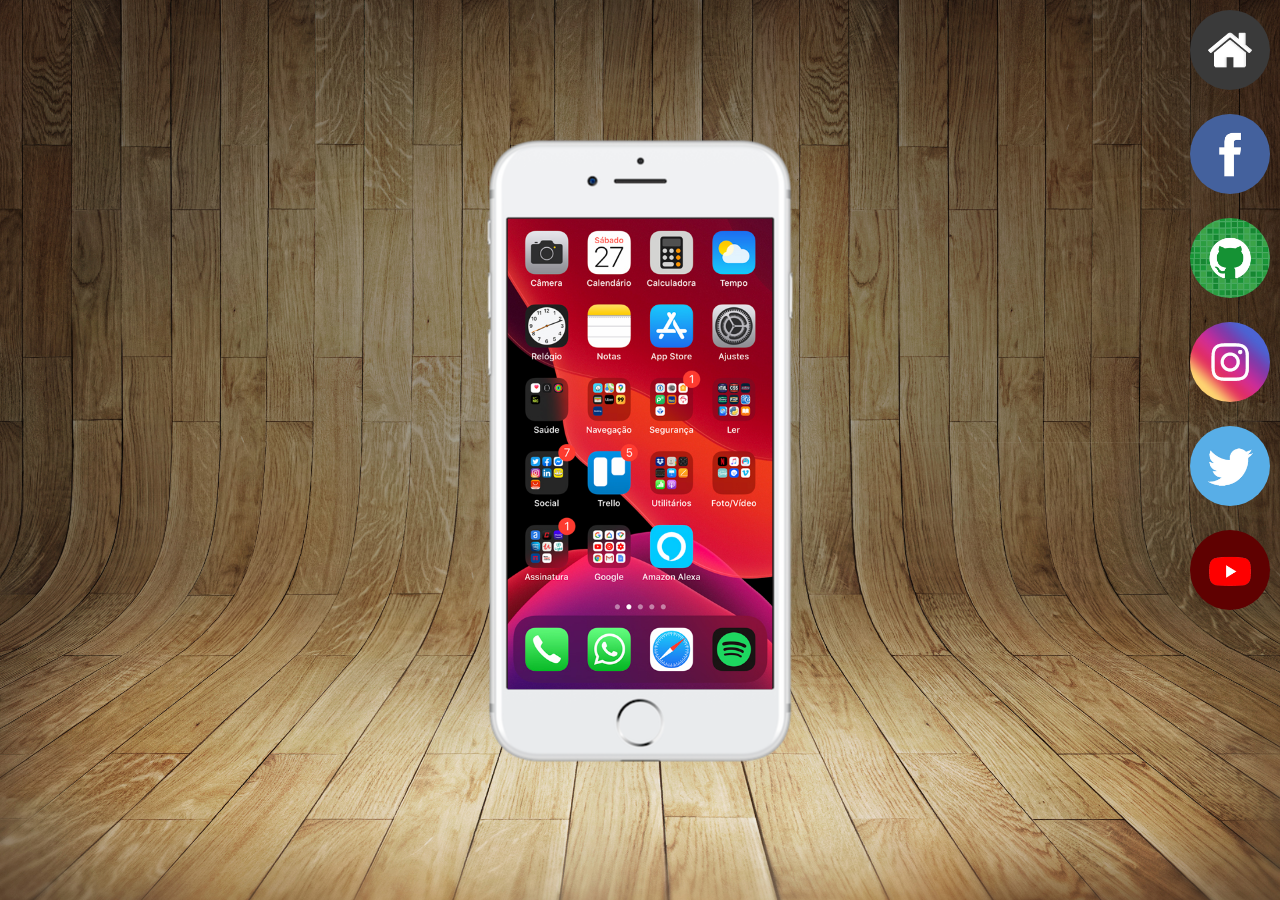
<file: index.html>
<!DOCTYPE html>
<html lang="pt-br">
<head>
    <meta charset="UTF-8">
    <meta http-equiv="X-UA-Compatible" content="IE=edge">
    <meta name="viewport" content="width=device-width, initial-scale=1.0">
    <title>projeto social</title>
    <link rel="shortcut icon" href="favicon.ico" type="image/x-icon">
    <link rel="stylesheet" href="estilo/style.css">
</head>
<body>
    <main>
        <section id="telefone">
            <iframe src="home.html" frameborder="0" name="tela" id="tela"></iframe>
        </section>
        <section id="redes-sociais">
           <a href="home.html" target="tela"> <img src="imagens/logo-home.jpg" alt="home"></a><br>
           <a href="facebook.html" target="tela"> <img src="imagens/logo-facebook.jpg" alt="facebook"></a><br>
           <a href="github.html" target="tela"> <img src="imagens/logo-github.jpg" alt="github"></a><br>
           <a href="instagram.html" target="tela"> <img src="imagens/logo-instagram.jpg" alt="instagram"></a><br>
           <a href="twitter.html" target="tela"> <img src="imagens/logo-twitter.jpg" alt="twitter"></a><br>
           <a href="youtube.html" target="tela"> <img src="imagens/logo-youtube.jpg" alt="youtube"></a><br>

        </section>
    </main>
    
    
</body>
</html>
</file>
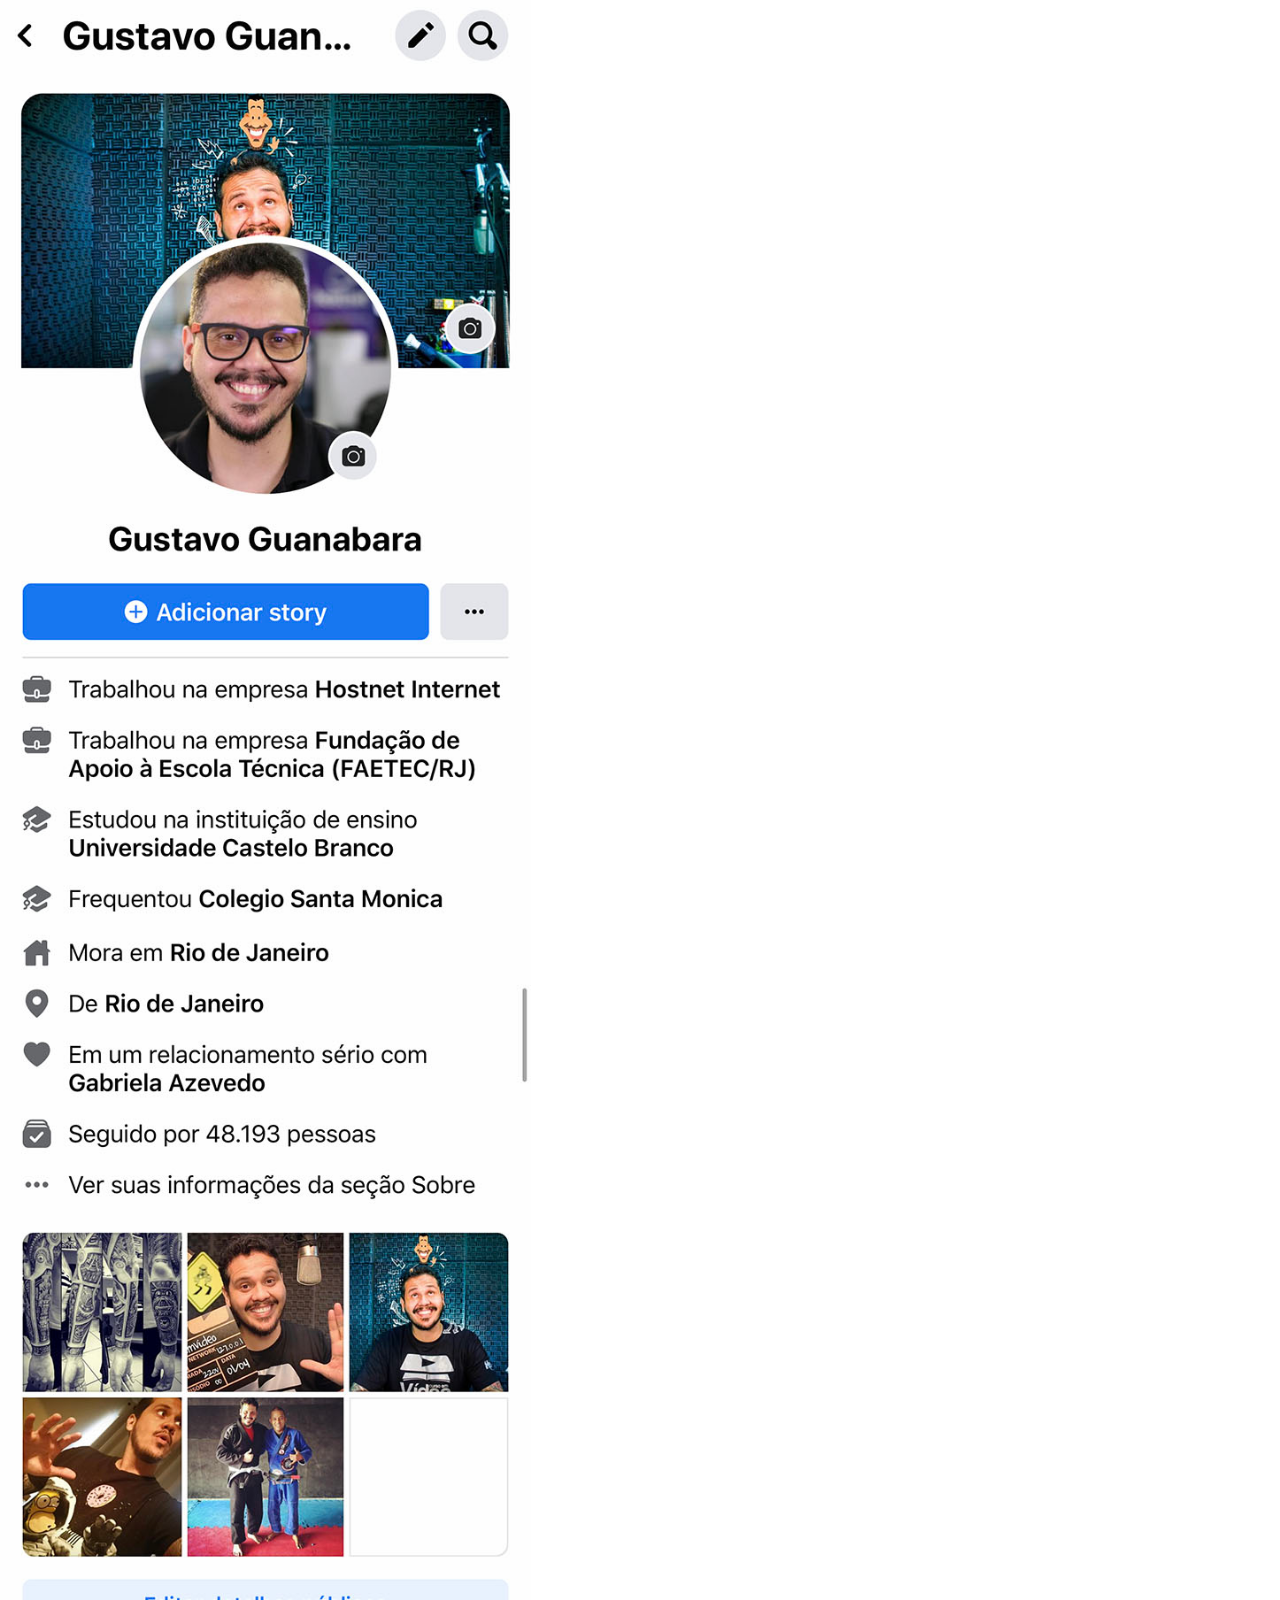
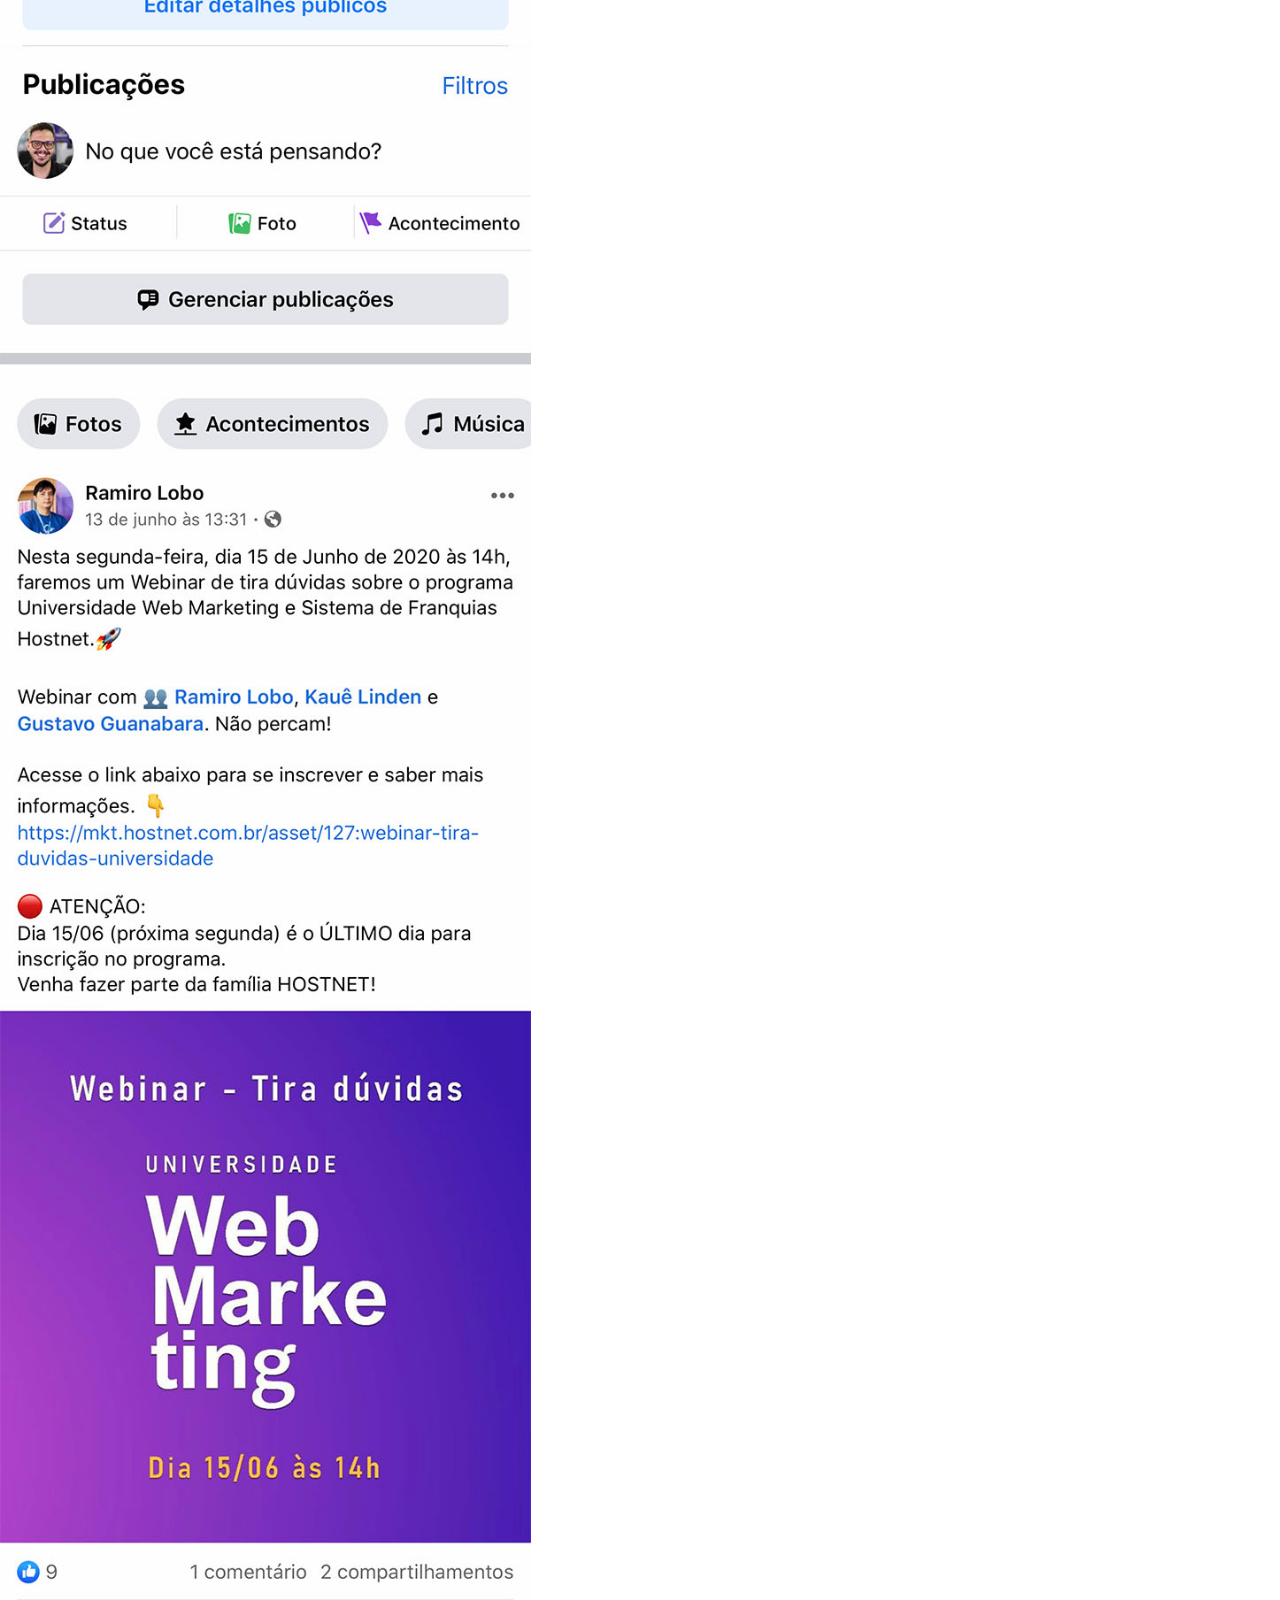
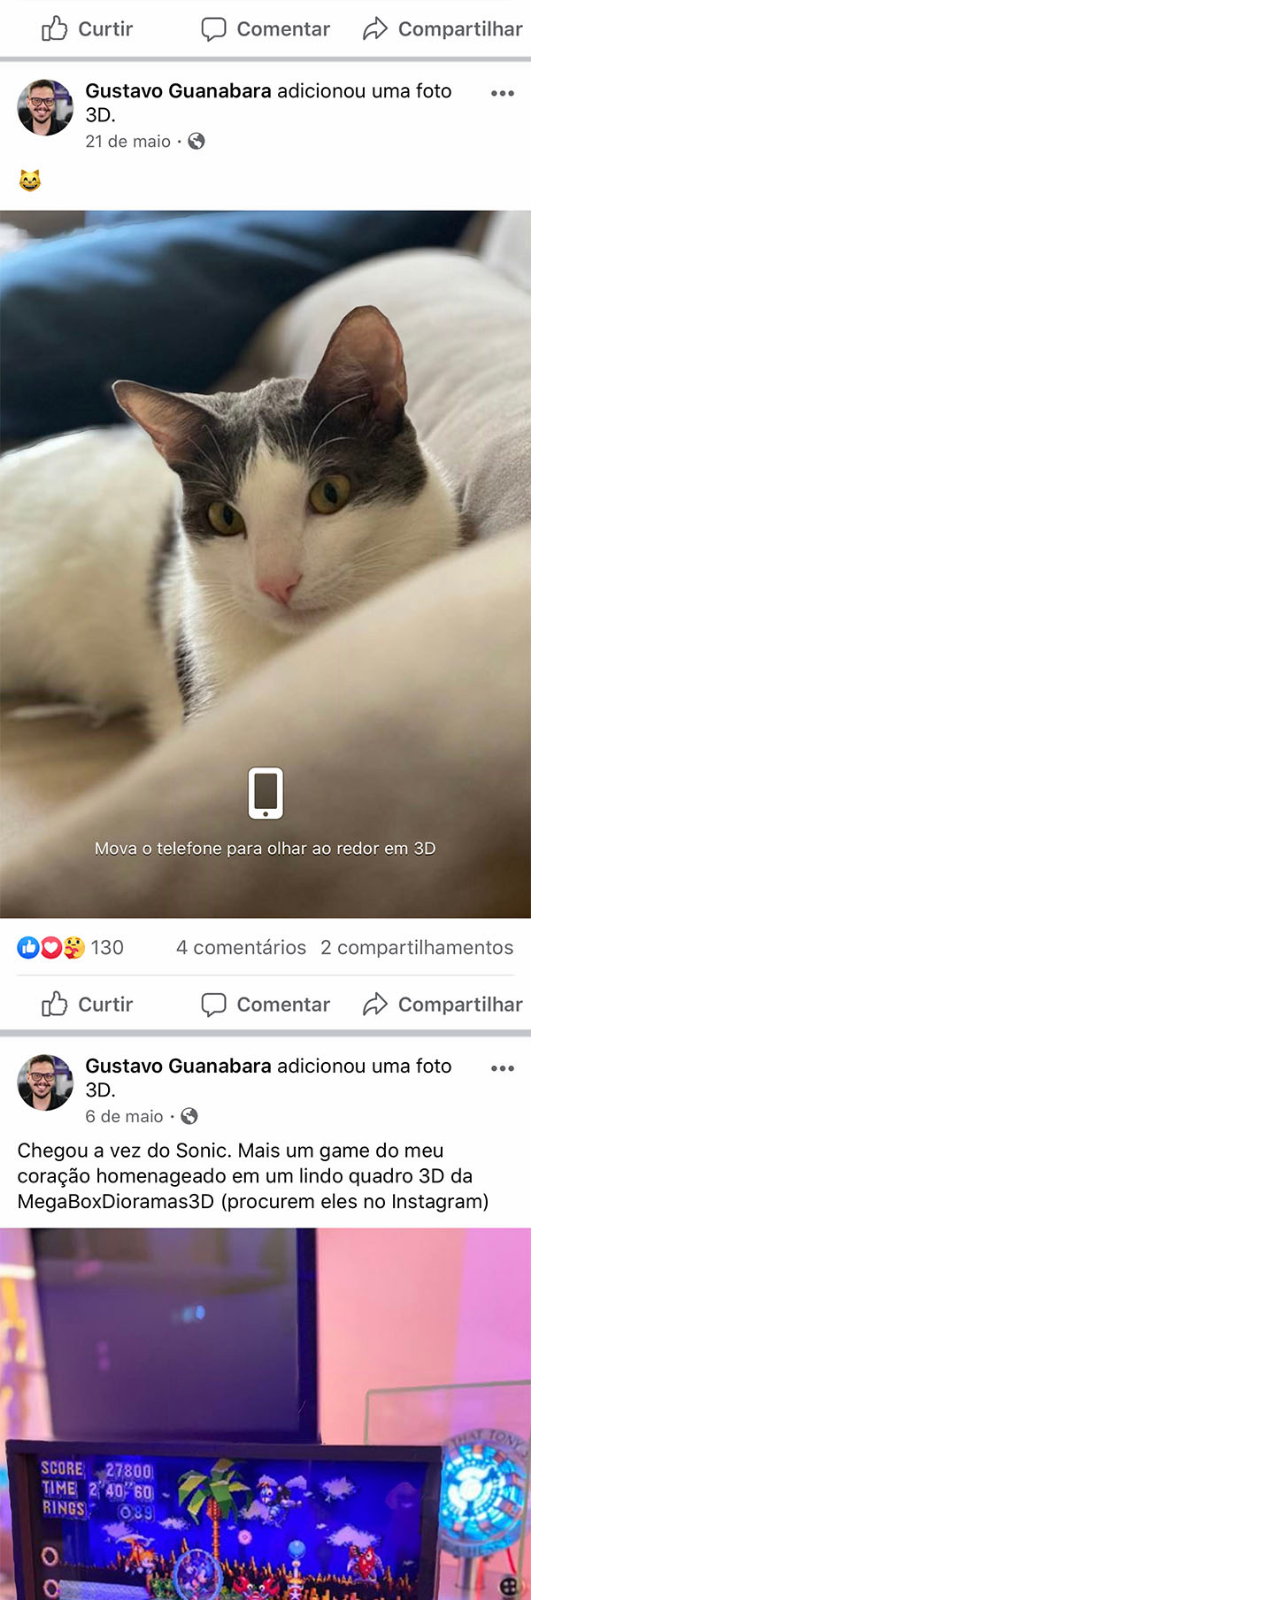
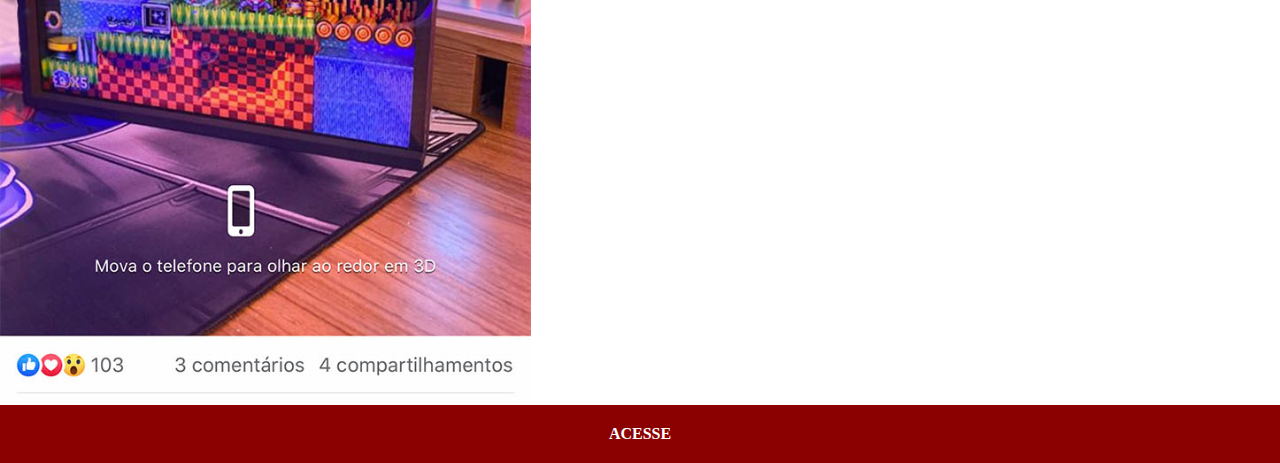
<file: facebook.html>
<!DOCTYPE html>
<html lang="pt-br">
<head>
    <meta charset="UTF-8">
    <meta http-equiv="X-UA-Compatible" content="IE=edge">
    <meta name="viewport" content="width=device-width, initial-scale=1.0">
    <title>facebook</title>
    <link rel="stylesheet" href="estilo/social.css">
</head>
<body>
    <img src="imagens/tela-facebook.jpg" alt="facebook">
    <a href="https://pt-br.facebook.com/gustavoguanabara/" target="_blank" > ACESSE</a>

    
</body>
</html>
</file>
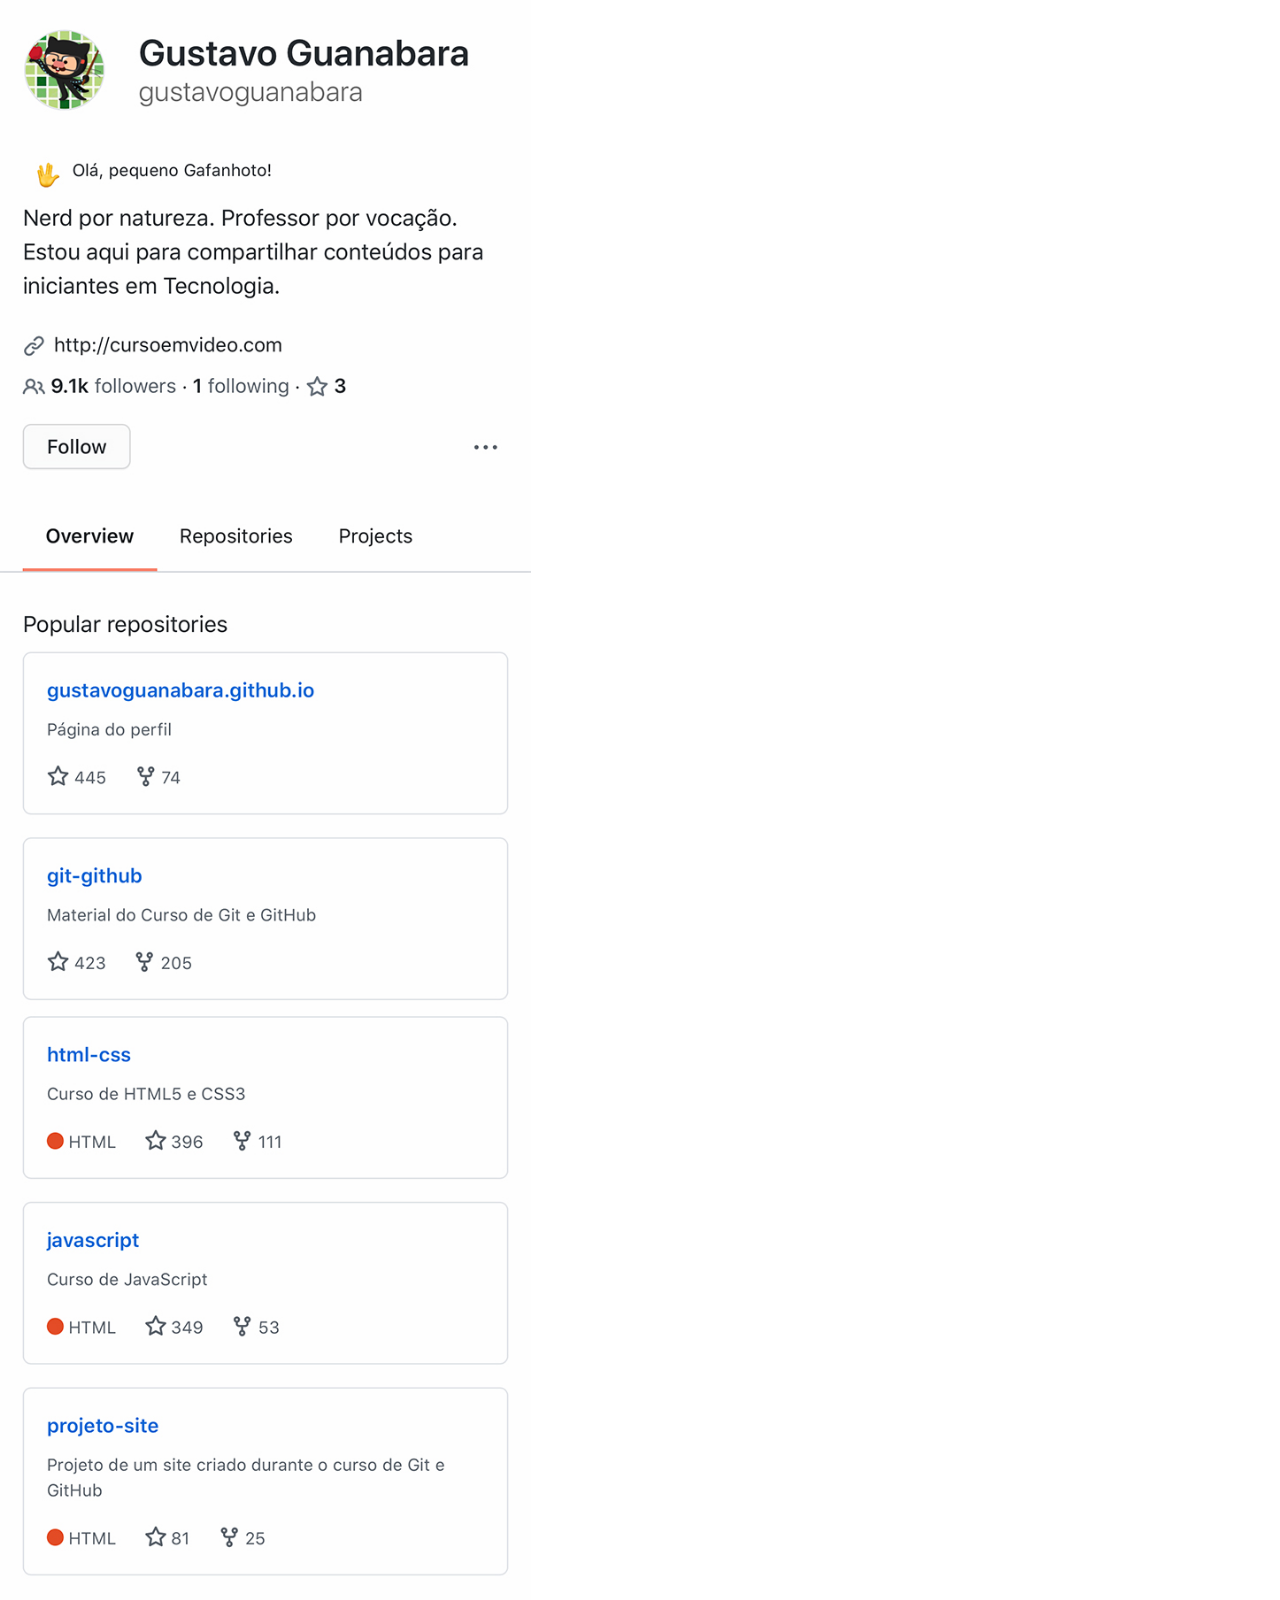
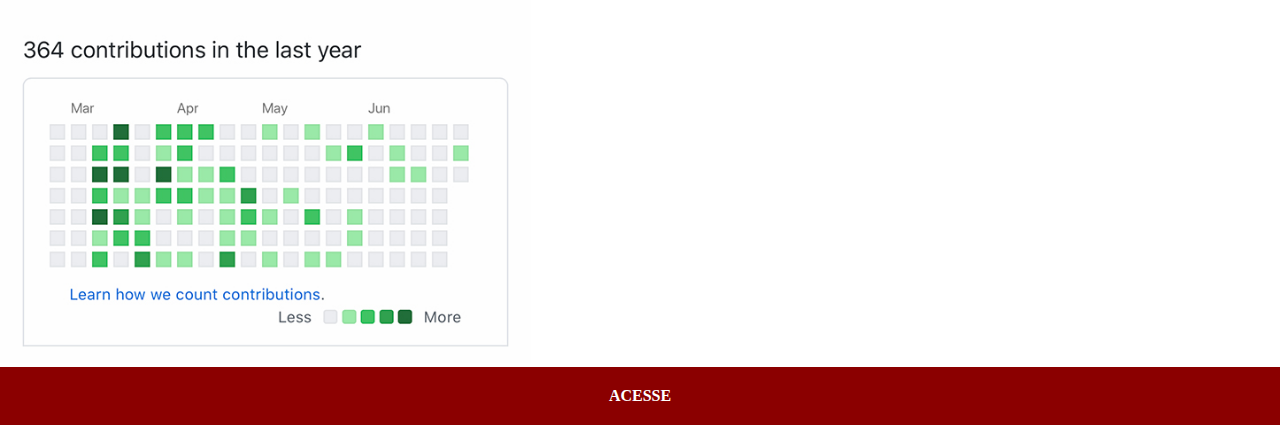
<file: github.html>
<!DOCTYPE html>
<html lang="pt-br">
<head>
    <meta charset="UTF-8">
    <meta http-equiv="X-UA-Compatible" content="IE=edge">
    <meta name="viewport" content="width=device-width, initial-scale=1.0">
    <title>github</title>
    <link rel="stylesheet" href="estilo/social.css">
</head>
<body>
    <img src="imagens/tela-github.jpg" alt="github">
    <a href="https://github.com/gustavoguanabara" target="_blank">ACESSE</a>
</body>
</html>
</file>
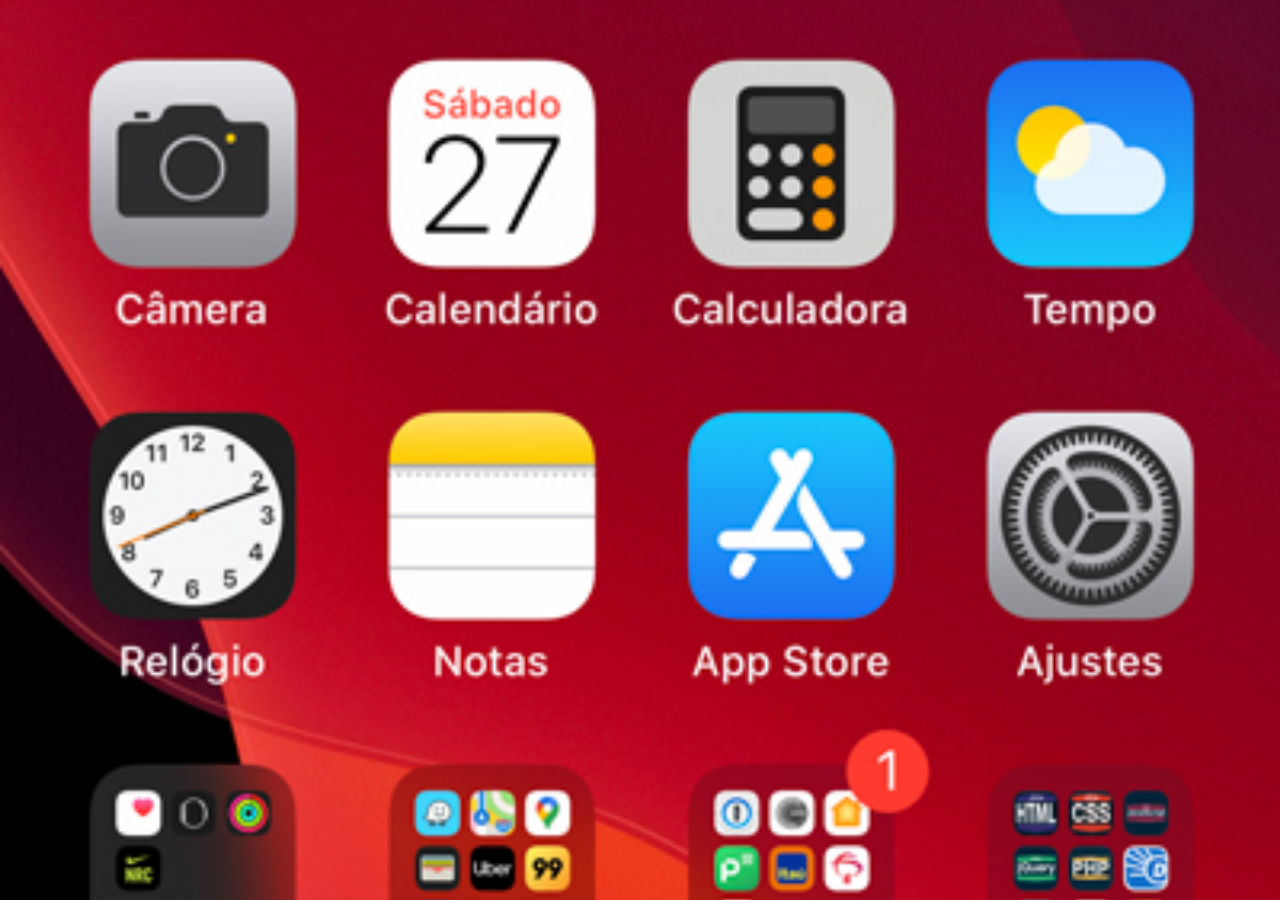
<file: home.html>
<!DOCTYPE html>
<html lang="pt-br">
<head>
    <meta charset="UTF-8">
    <meta http-equiv="X-UA-Compatible" content="IE=edge">
    <meta name="viewport" content="width=device-width, initial-scale=1.0">
    <title>home</title>
    <style>
        *{
            margin: 0px;
            padding: 0px;
        }
        body{
            width: 100vw;
            height: 100vh;
            background: url(imagens/tela-home.jpg) no-repeat top center;
            background-size: cover;
        }
        
    </style>
</head>
<body>
    
</body>
</html>
</file>
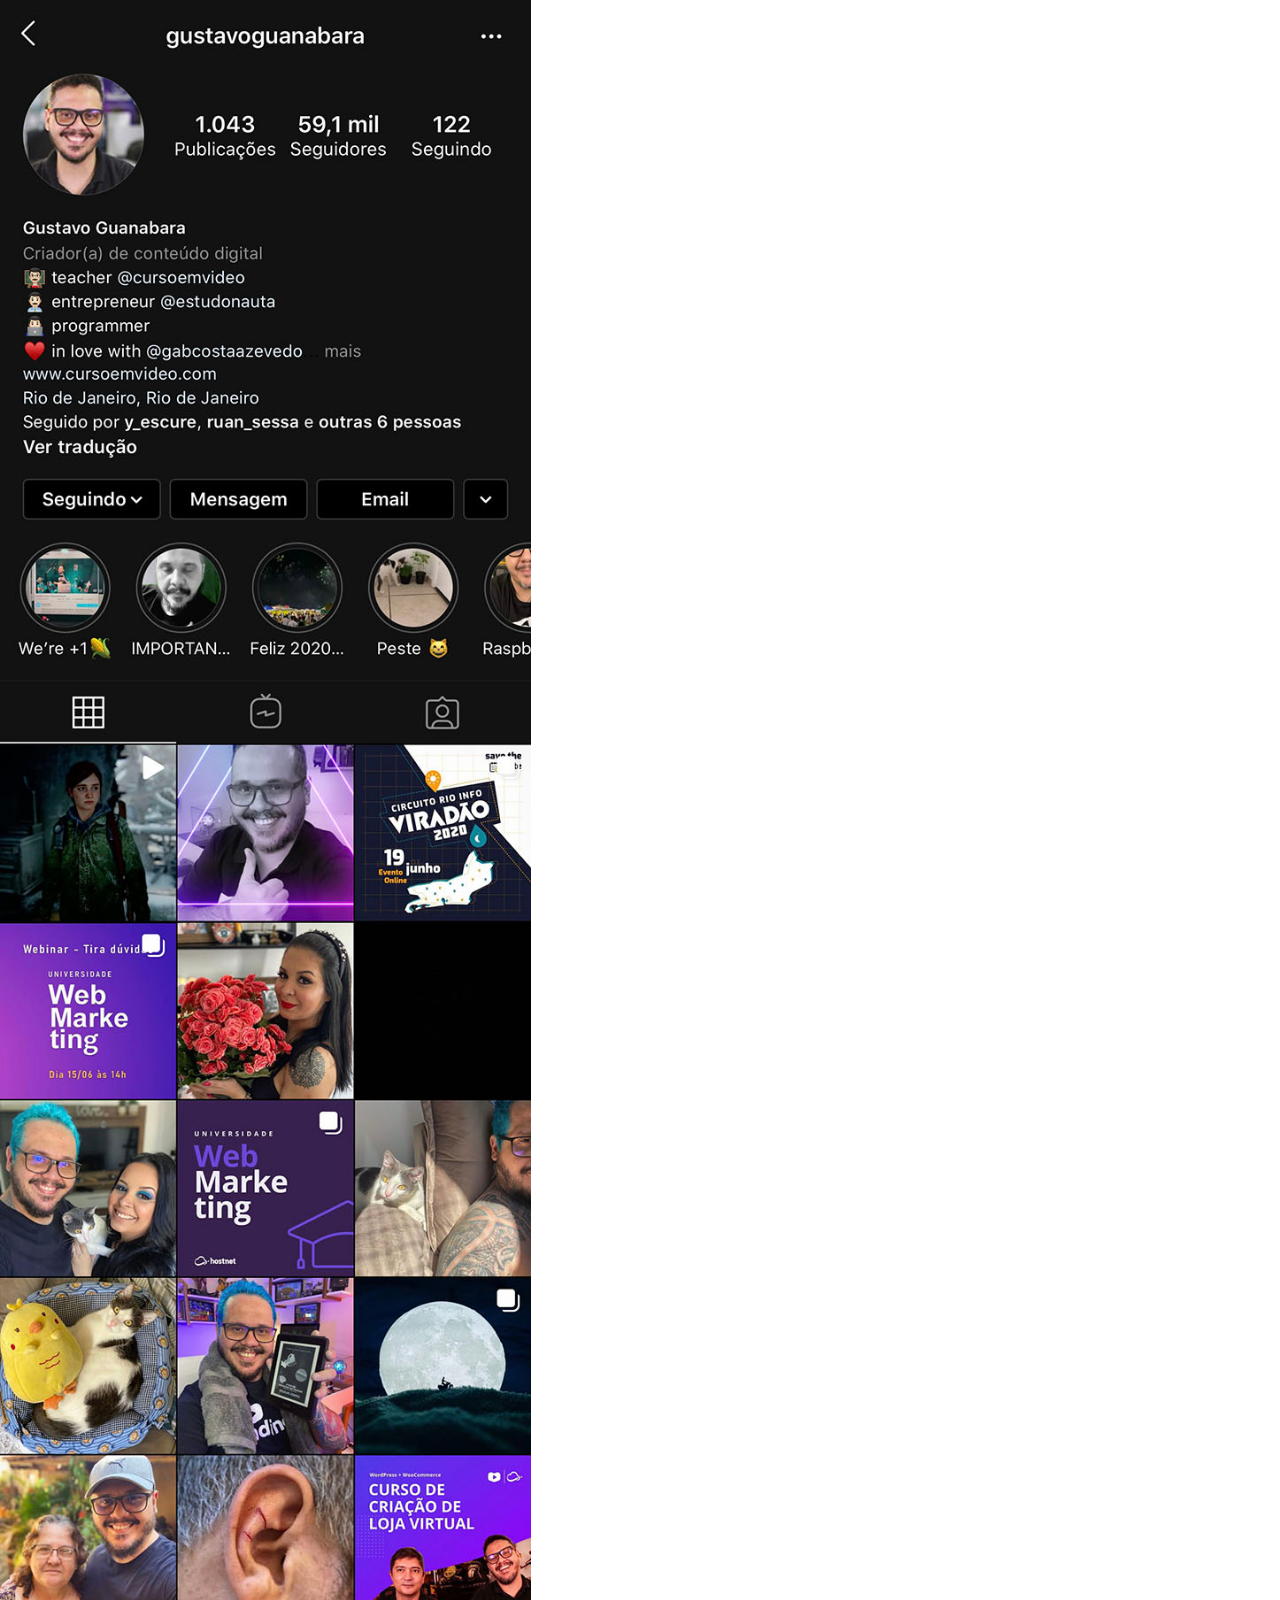
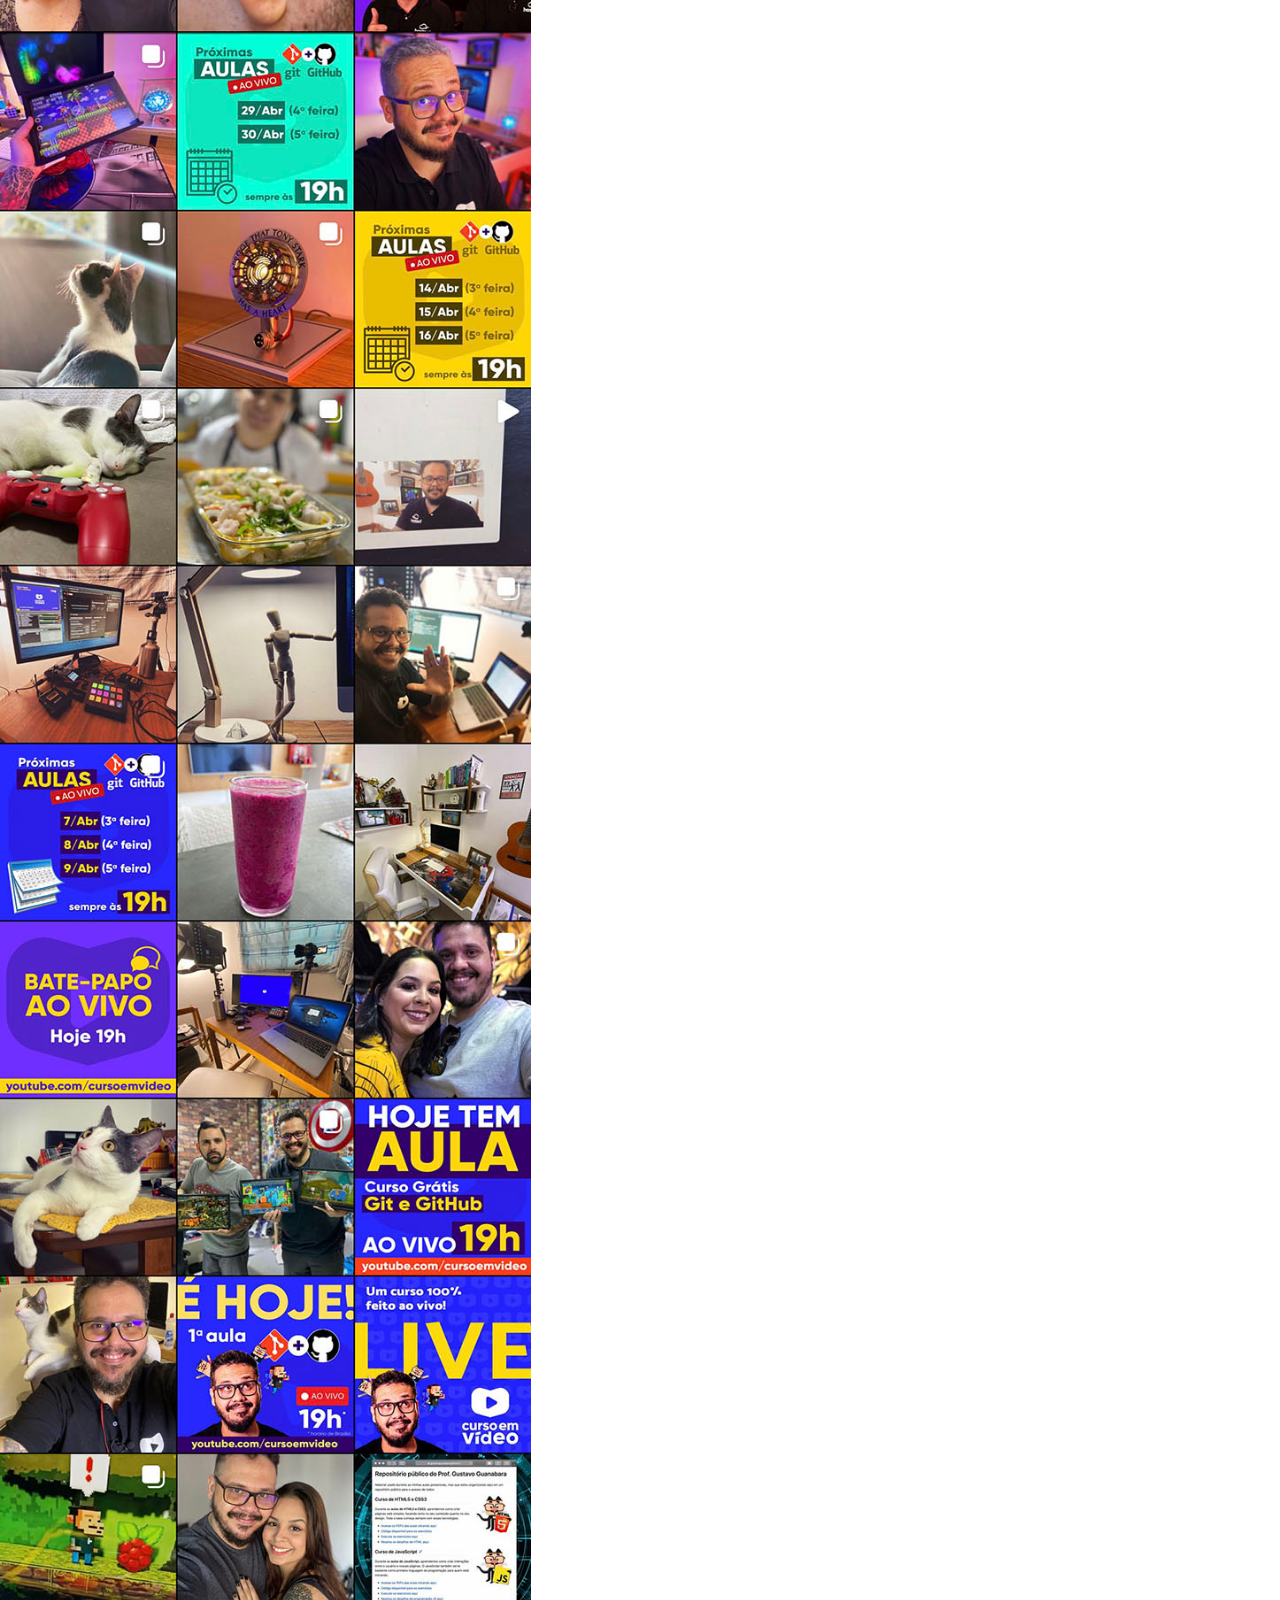
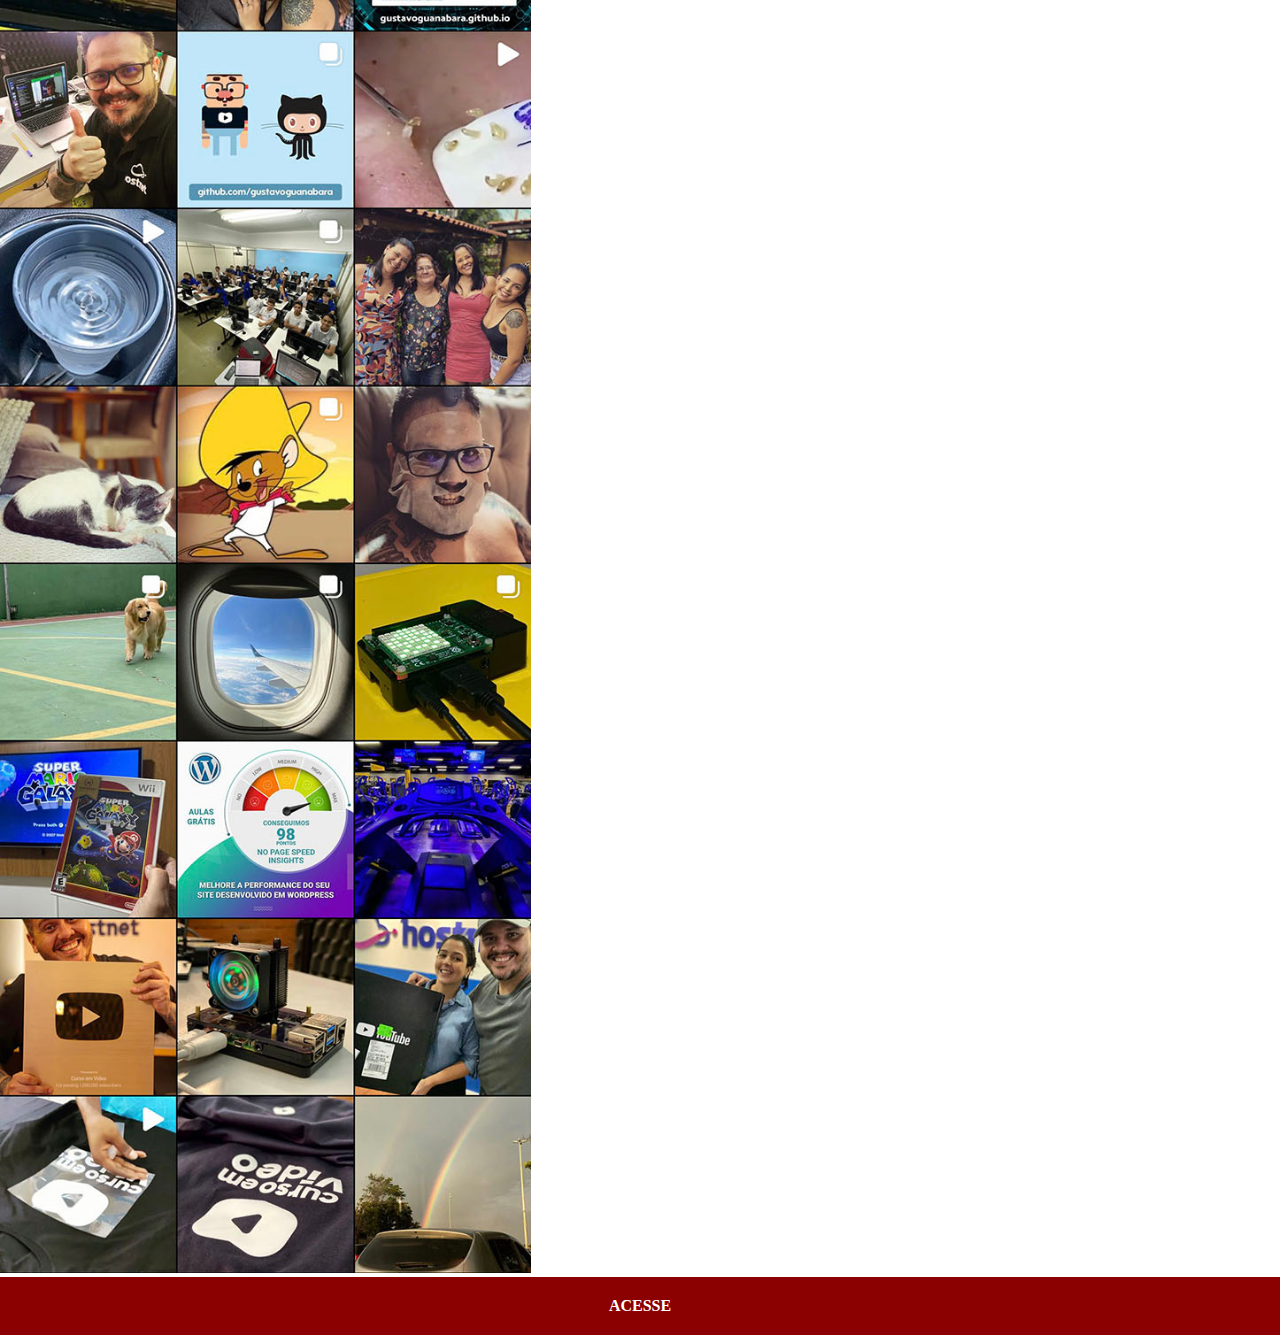
<file: instagram.html>
<!DOCTYPE html>
<html lang="pt-br">
<head>
    <meta charset="UTF-8">
    <meta http-equiv="X-UA-Compatible" content="IE=edge">
    <meta name="viewport" content="width=device-width, initial-scale=1.0">
    <title>instagram</title>
    <link rel="stylesheet" href="estilo/social.css">
</head>
<body>
    <img src="imagens/tela-instagram.jpg" alt="instagram">
    <a href="https://www.instagram.com/gustavoguanabara/" target="_blank">ACESSE</a>
    
</body>
</html>
</file>
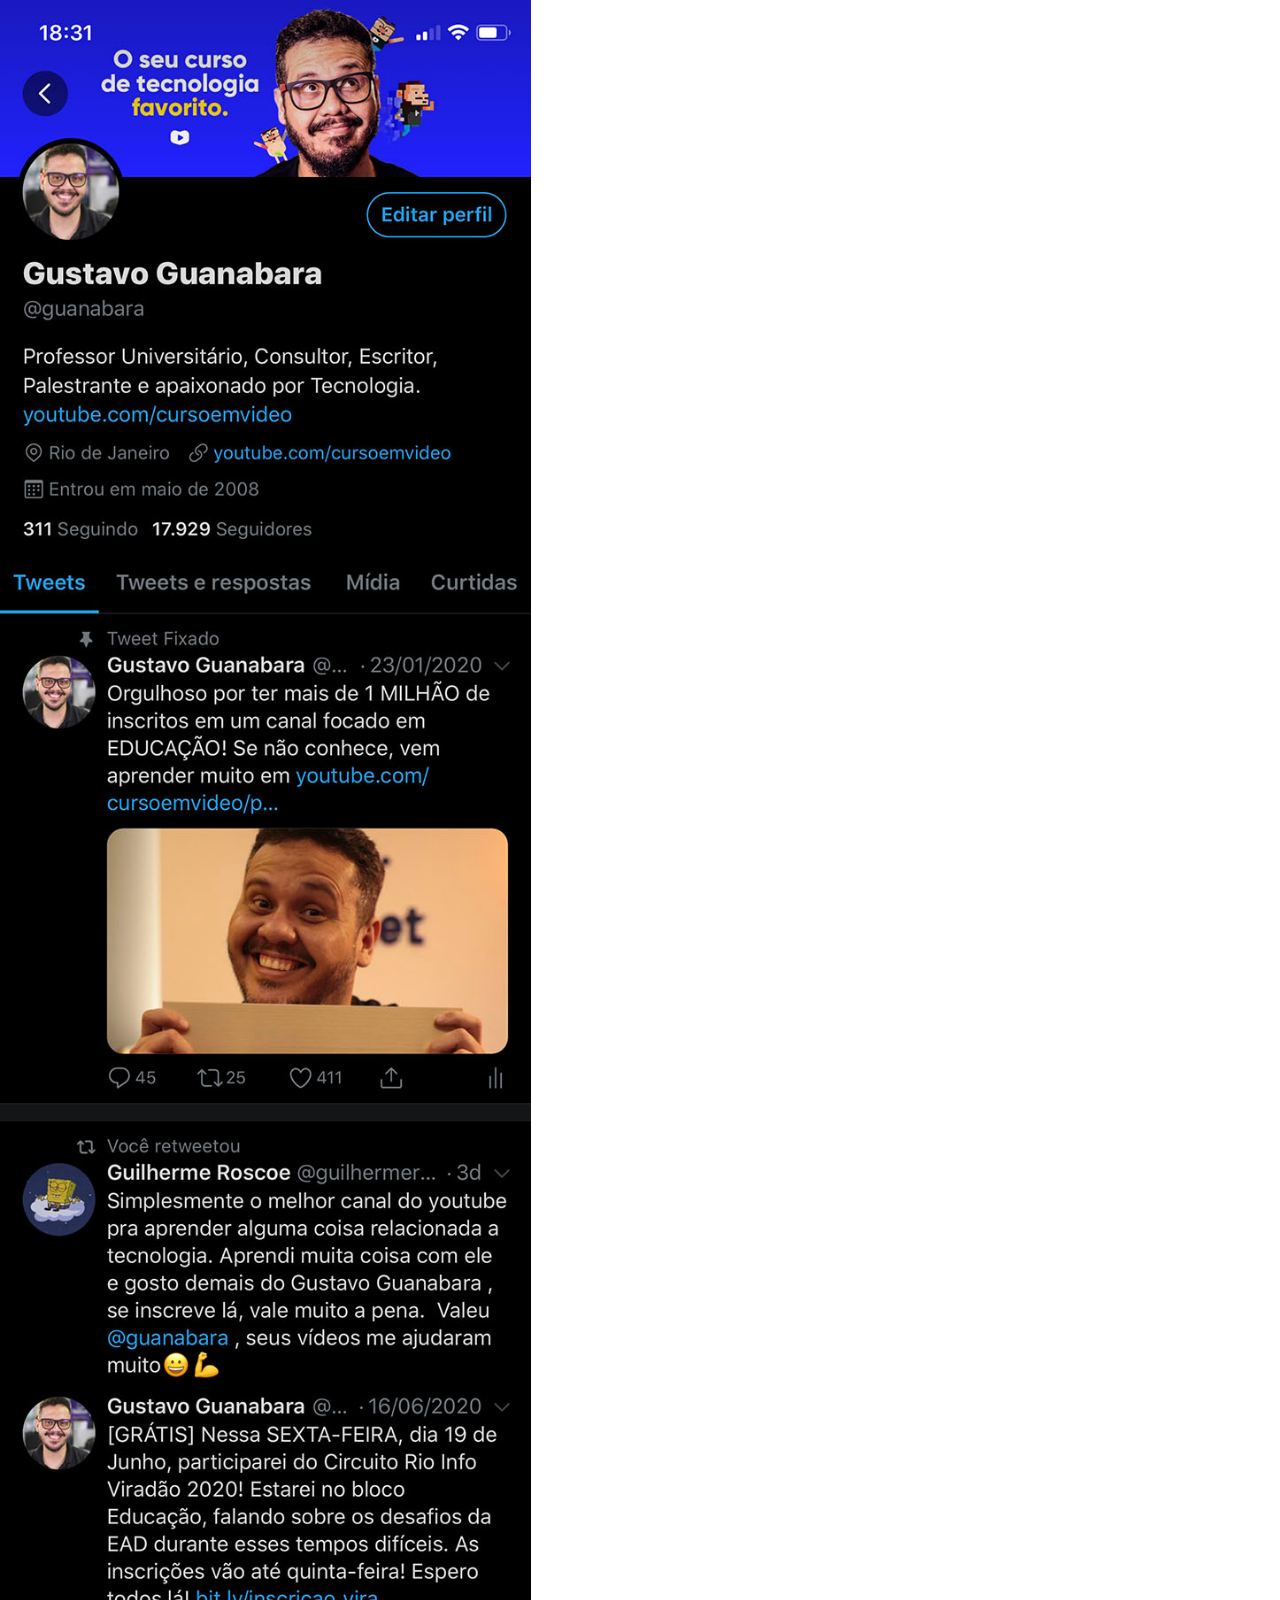
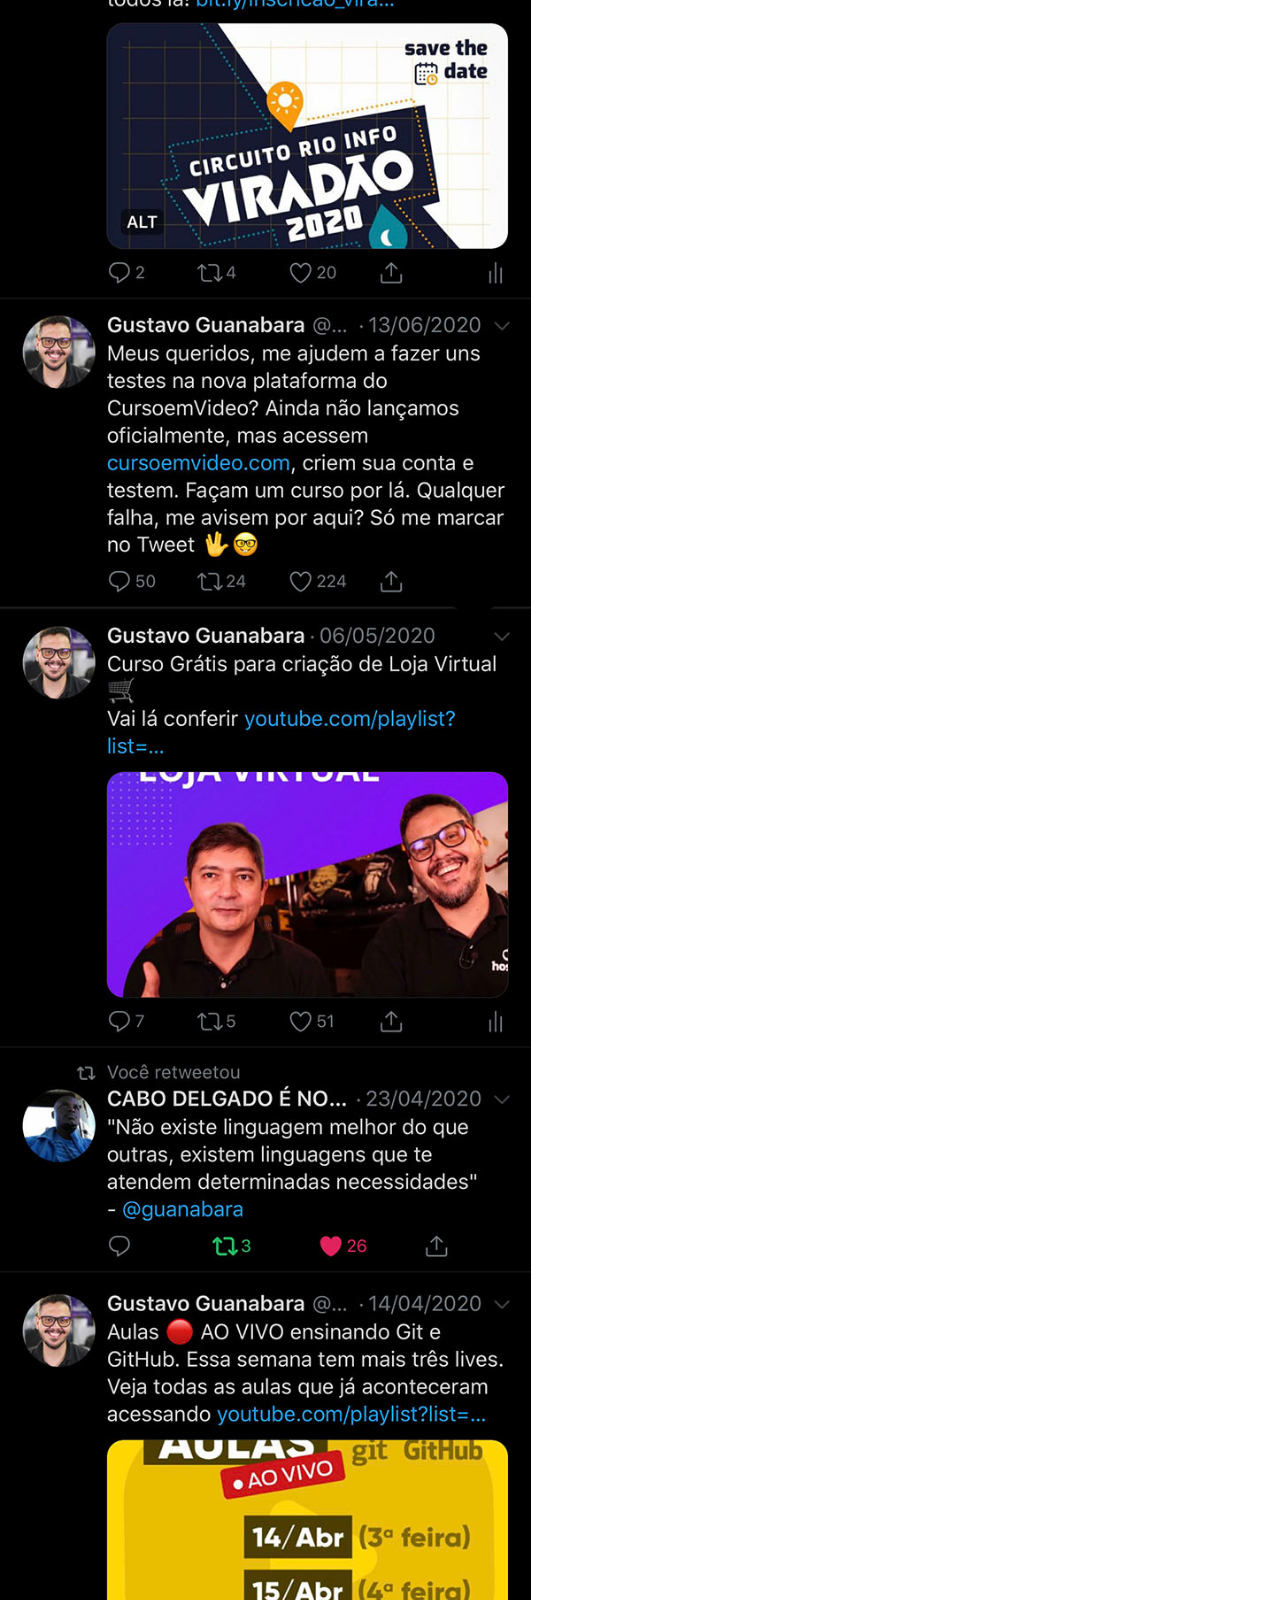
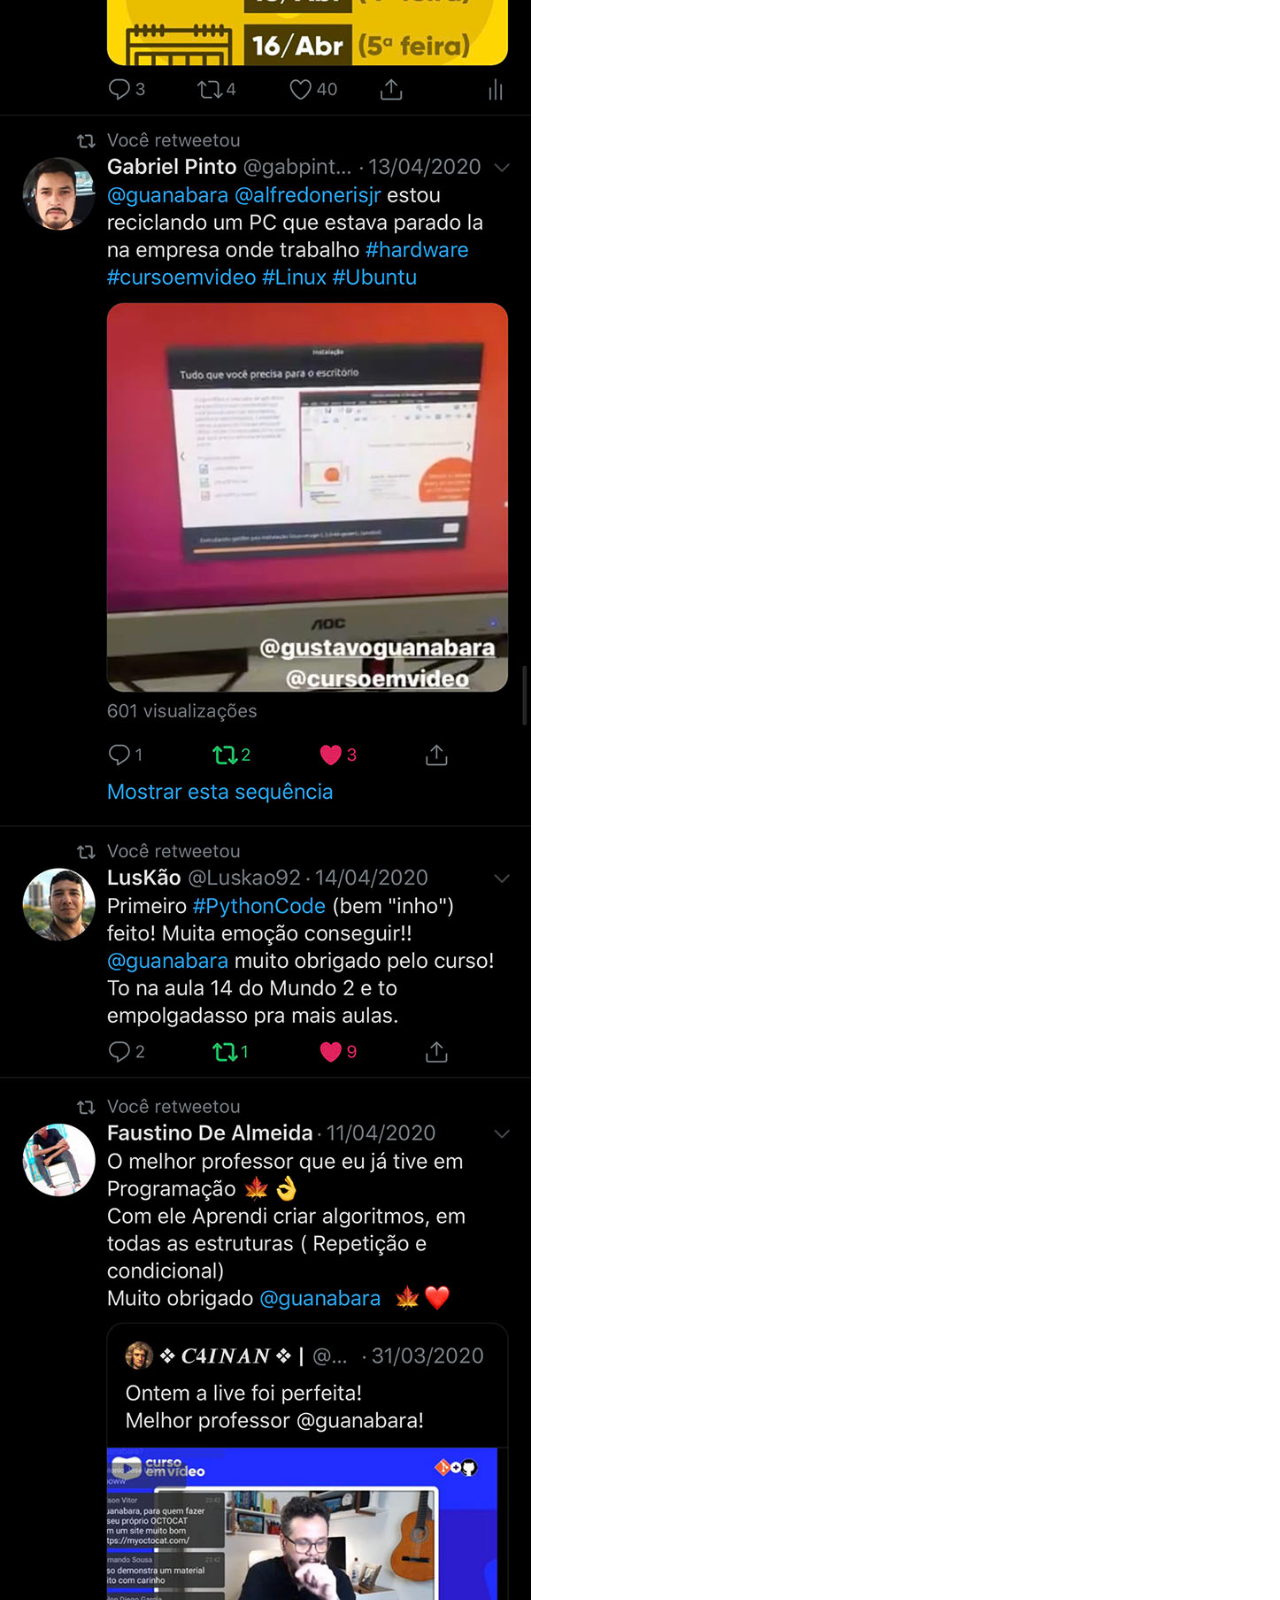
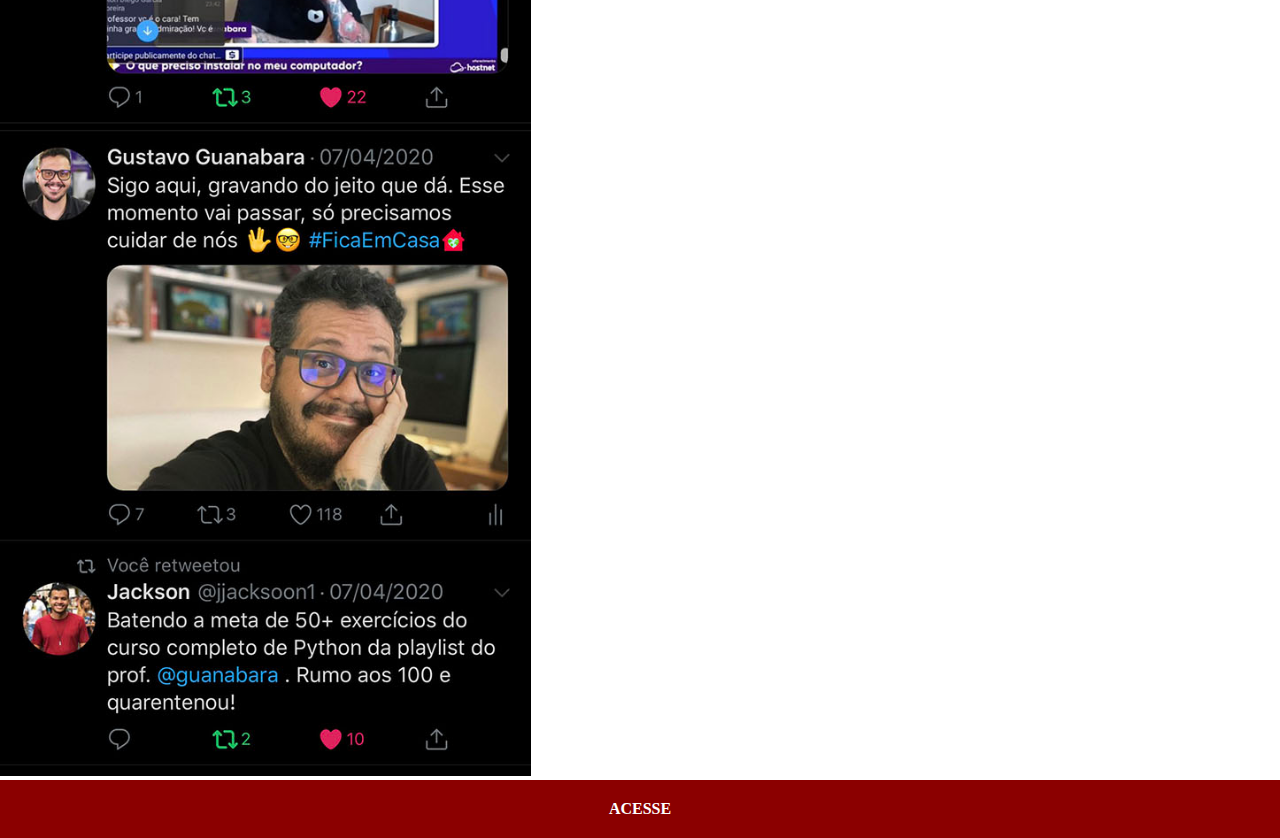
<file: twitter.html>
<!DOCTYPE html>
<html lang="pt-br">
<head>
    <meta charset="UTF-8">
    <meta http-equiv="X-UA-Compatible" content="IE=edge">
    <meta name="viewport" content="width=device-width, initial-scale=1.0">
    <title>twitter</title>
    <link rel="stylesheet" href="estilo/social.css">
</head>
<body>
    <img src="imagens/tela-twitter.jpg" alt="twitter">
    <a href="https://twitter.com/guanabara" target="_blank">ACESSE</a>
    
</body>
</html>
</file>
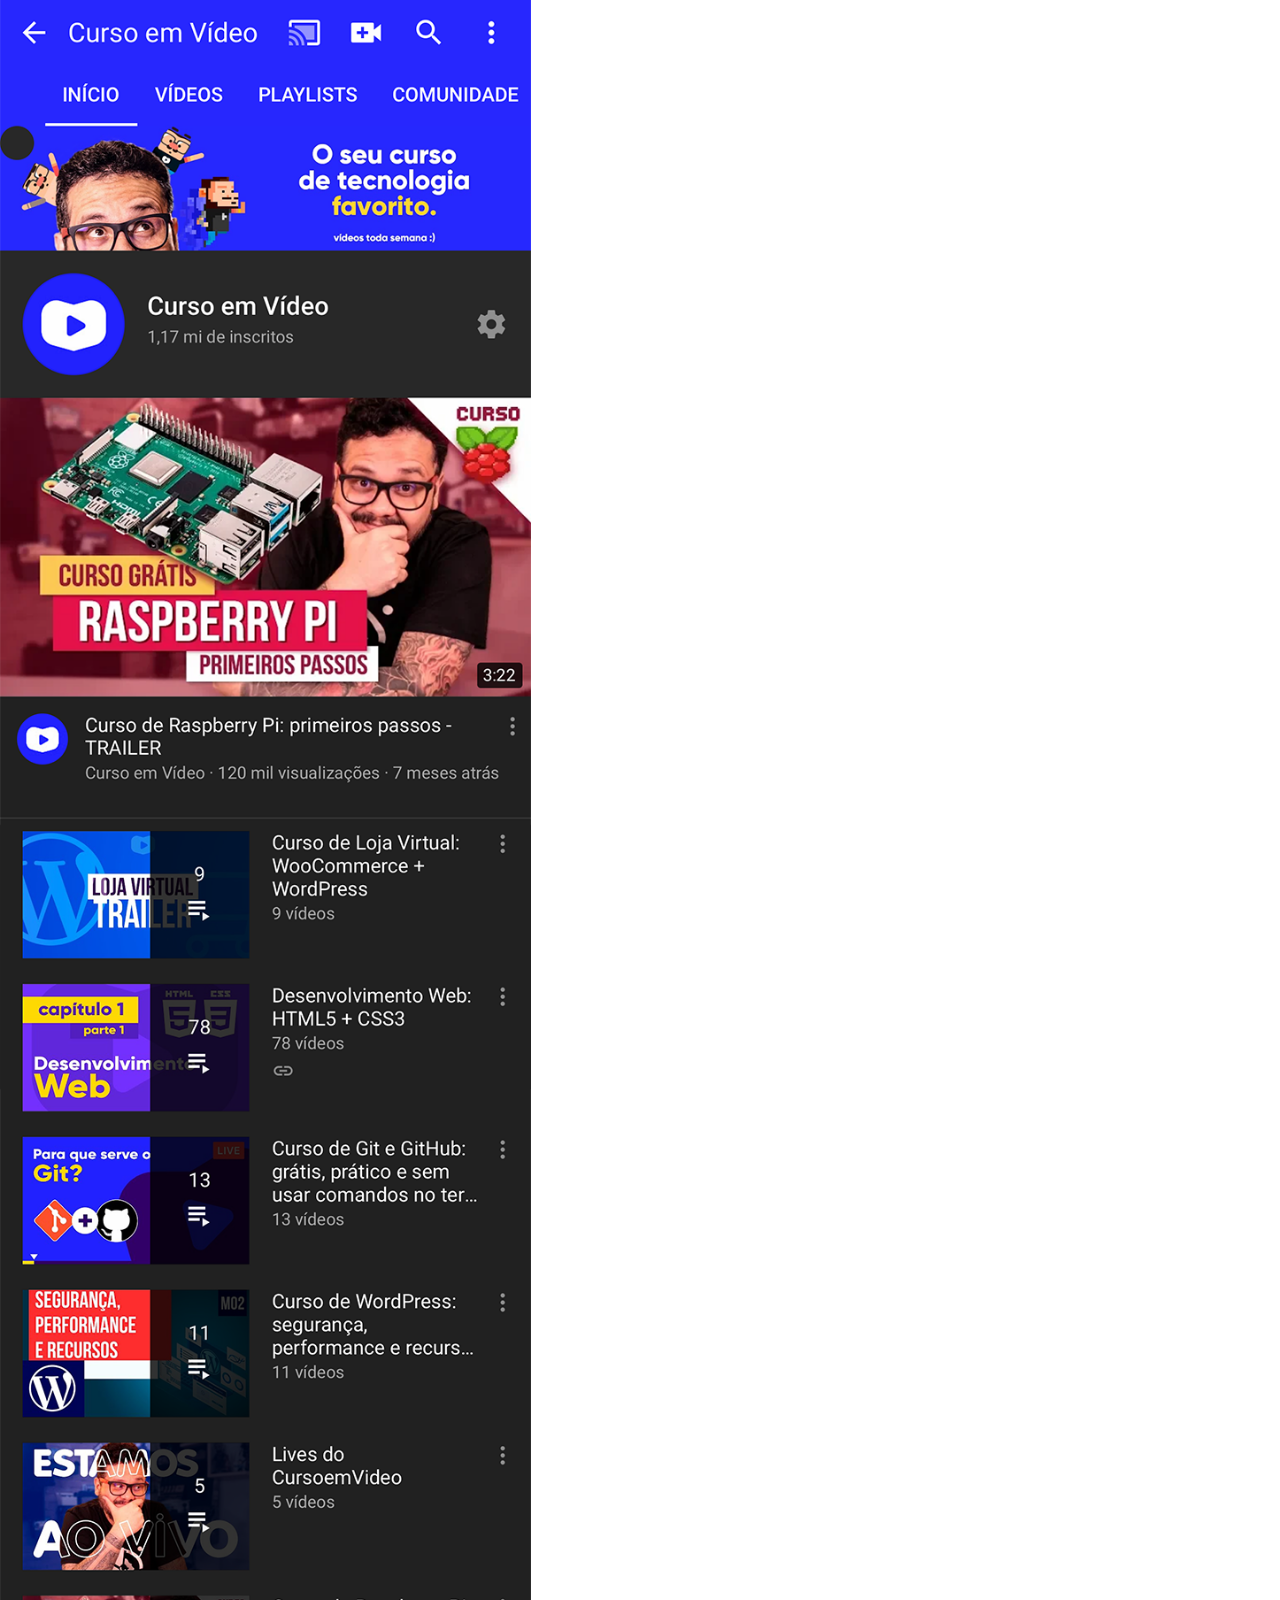
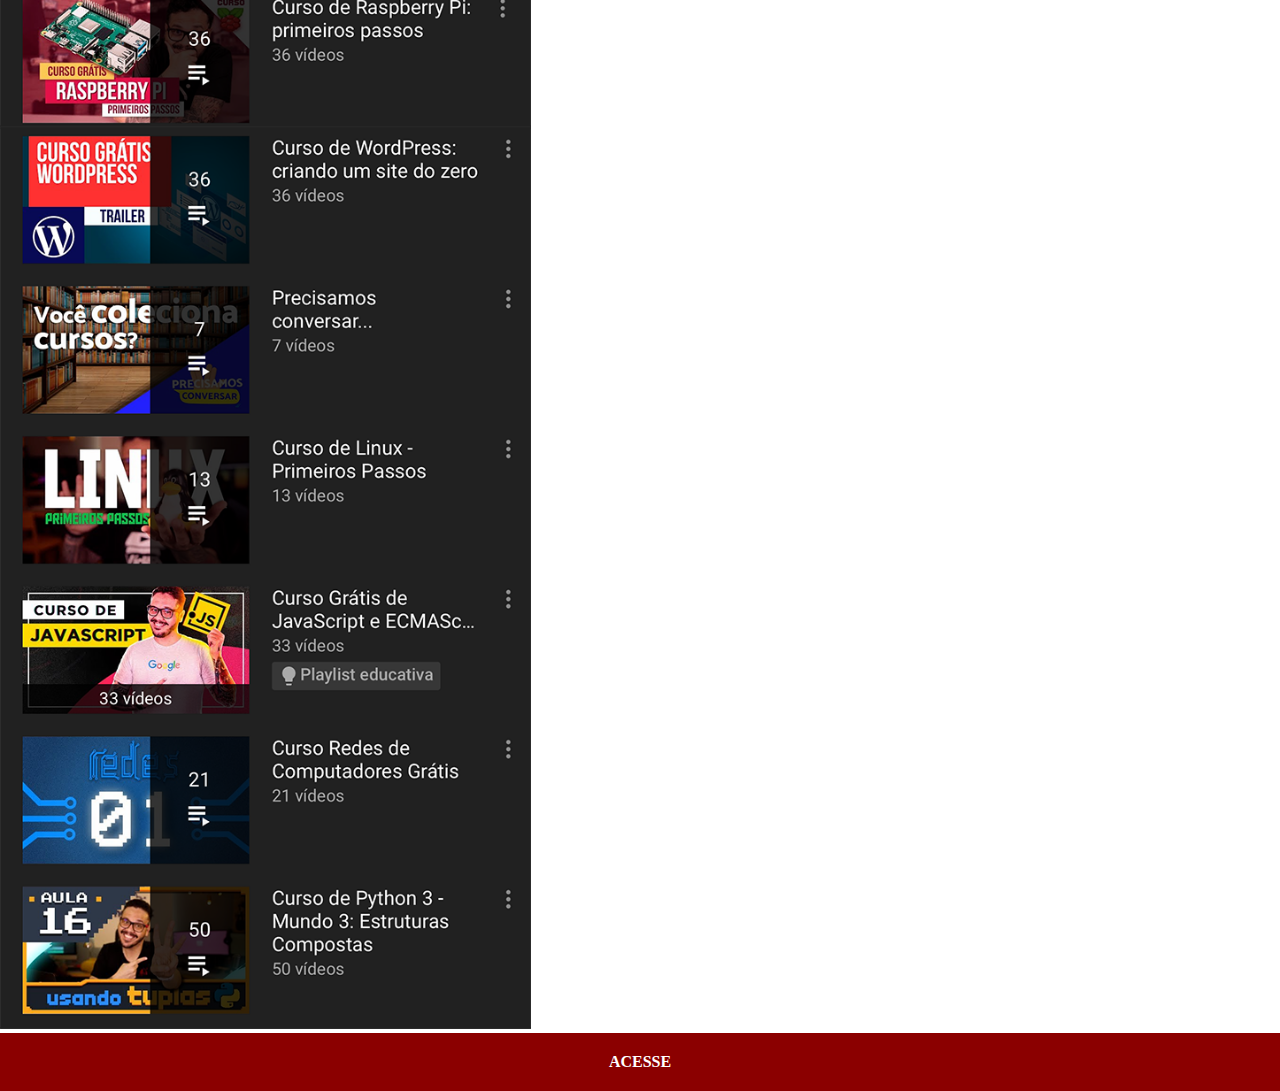
<file: youtube.html>
<!DOCTYPE html>
<html lang="pt-br">
<head>
    <meta charset="UTF-8">
    <meta http-equiv="X-UA-Compatible" content="IE=edge">
    <meta name="viewport" content="width=device-width, initial-scale=1.0">
    <title>youtube</title>
    <link rel="stylesheet" href="estilo/social.css">
</head>
<body>
    <img src="imagens/tela-youtube.png" alt="youtube">
    <a href="https://www.youtube.com/c/CursoemV%C3%ADdeo/playlists" target="_blank"> ACESSE</a>
    
</body>
</html>
</file>
<file: estilo/style.css>
@charset "UTF-8";

*{
    margin: 0px;
    padding: 0px;
    font-family: Arial, Helvetica, sans-serif;
}

html, body{
    
    width: 100vw;
    height: 100vh;
    
    
}
body{
    background: url(../imagens/fundo-madeira.jpg) no-repeat top center ;
    background-size: cover;
}

main{
    
    height: 100vh;
    position: relative;

    

}
section#telefone{
    position: absolute;
    top: 50%;
    left: 50%;
    transform: translate(-50%, -50%);
    width: 311px;
    height: 625px;
    
    background: url(../imagens/frame-iphone.png) no-repeat ;
}
iframe#tela{
    position: relative;
    top: 81px;
    left: 23px;
    width: 265px;
    height: 471px;
}
section#redes-sociais{
    text-align: right;

}
section#redes-sociais img{
    width: 80px;
    margin: 10px;
    border-radius: 50%;
    box-shadow: 2px 2px solid rgba(0, 0, 0, 0.596);
    box-sizing: border-box;
    
}
section#redes-sociais img:hover{
    border: 2px solid rgba(255, 255, 255, 0.507);
    transform: translate(-5px, -5px);
    box-shadow: 5px 5px 10px rgba(0, 0, 0, 0.459);
    transition: transform .4s, border 1s;
}
</file>
<file: estilo/social.css>
@charset "UTF-8";


        *{
            margin: 0px;
            padding: 0px;
        }
        ::-webkit-scrollbar{
            width: 0px;
            height: 0px;
        }
        img{
            width: 59vh;
            
            
            

        }
        a{
            background-color: darkred;
            display: block;
            padding: 20px;
            text-align: center;
            text-decoration: none;
            color: white;
            font-weight: bolder;
            
            margin: 0px;

        }
</file>
